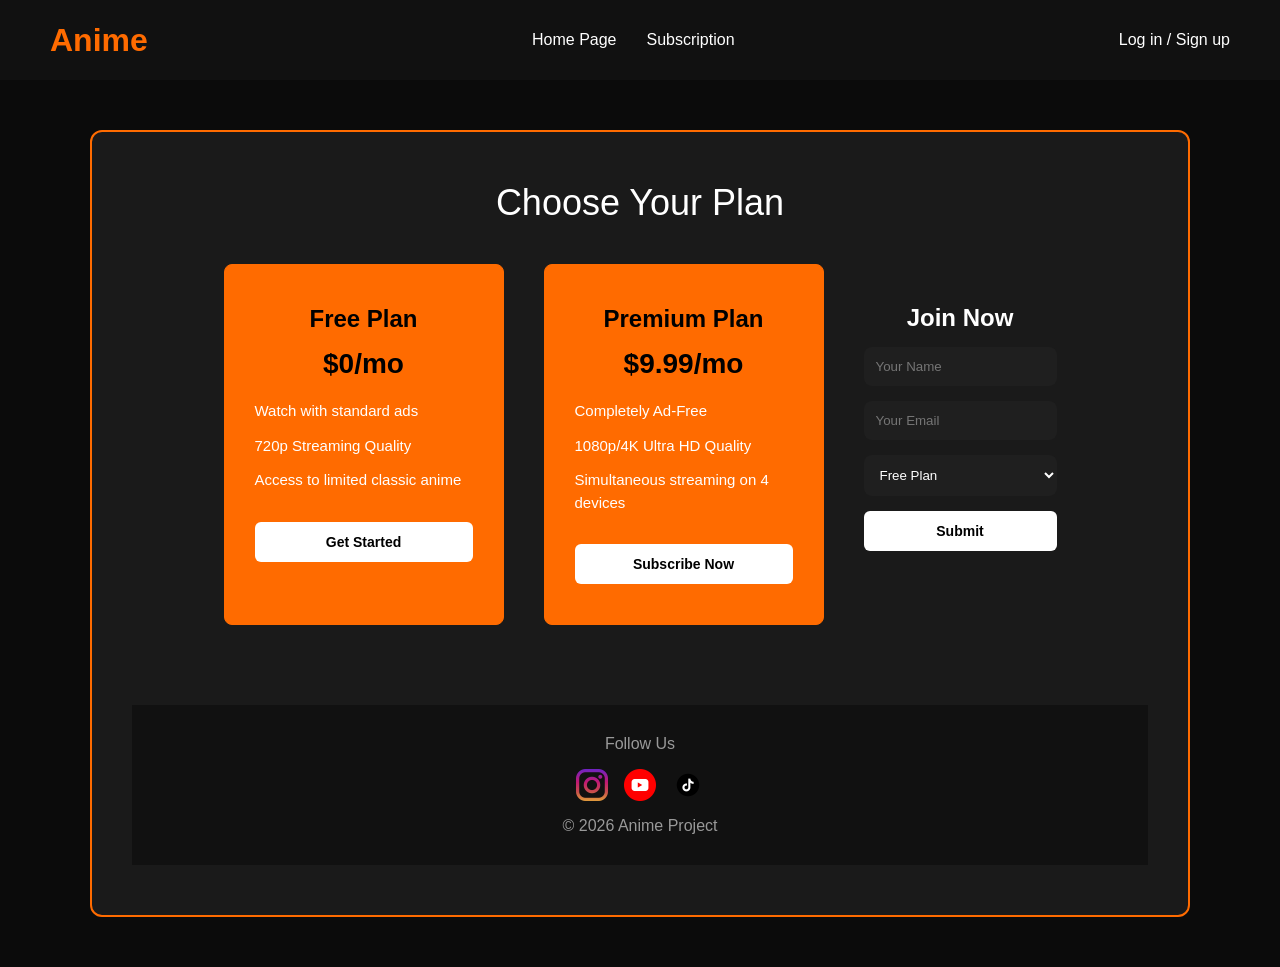
<file: subscription.html>
<!DOCTYPE html>
<html lang="en">
<head>
    <meta charset="UTF-8">
    <meta name="viewport" content="width=device-width, initial-scale=1.0">
    <title>Anime Stream - Subscription</title>
    <link rel="stylesheet" href="stylesheet/style.css">
</head>
<body>

    <header class="main-nav">
        <a href="index.html" class="logo">Anime</a>
        <nav aria-label="Main Navigation">
            <ul class="nav-links">
                <li><a href="index.html">Home Page</a></li>
                <li><a href="subscription.html">Subscription</a></li>
            </ul>
        </nav>
        <div class="nav-auth">
            <a href="#" class="btn-login">Log in / Sign up</a>
        </div>
    </header>

    <main class="container">
        <div class="sub-page-outer-box">
            <h1>Choose Your Plan</h1>
            
            <div class="sub-cards-flex">
                <div class="sub-plan-card">
                    <h2>Free Plan</h2>
                    <div class="price">$0/mo</div>
                    <ul>
                        <li>Watch with standard ads</li>
                        <li>720p Streaming Quality</li>
                        <li>Access to limited classic anime</li>
                    </ul>
                    <button class="btn-subscribe">Get Started</button>
                </div>

                <div class="sub-plan-card">
                    <h2>Premium Plan</h2>
                    <div class="price">$9.99/mo</div>
                    <ul>
                        <li>Completely Ad-Free</li>
                        <li>1080p/4K Ultra HD Quality</li>
                        <li>Simultaneous streaming on 4 devices</li>
                    </ul>
                    <button class="btn-subscribe">Subscribe Now</button>
                </div>

<div class="subscription-form">
    <h2>Join Now</h2>
    <input type="text" placeholder="Your Name">
    <input type="email" placeholder="Your Email">
    <select>
        <option>Free Plan</option>
        <option>Premium Plan</option>
    </select>
    <button class="btn-subscribe">
        Submit
    </button>

</div>
</div>
<footer>
    <p>Follow Us</p>
		<div id="social-links">
			<a href="#"> <img width="50px" height="auto" src="images/instagram.png" alt="Instagram"></a>
			<a href="#"> <img width="50px" height="auto" src="images/youtube.png" alt="YouTube"></a>
			<a href="#"> <img width="50px" height="auto" src="images/tiktok (1).png" alt="TikTok"></a>
		</div>
    <p>
        © 2026 Anime Project
    </p>
</footer>
    </div>
        </main>
    </body>
</html>
</file>
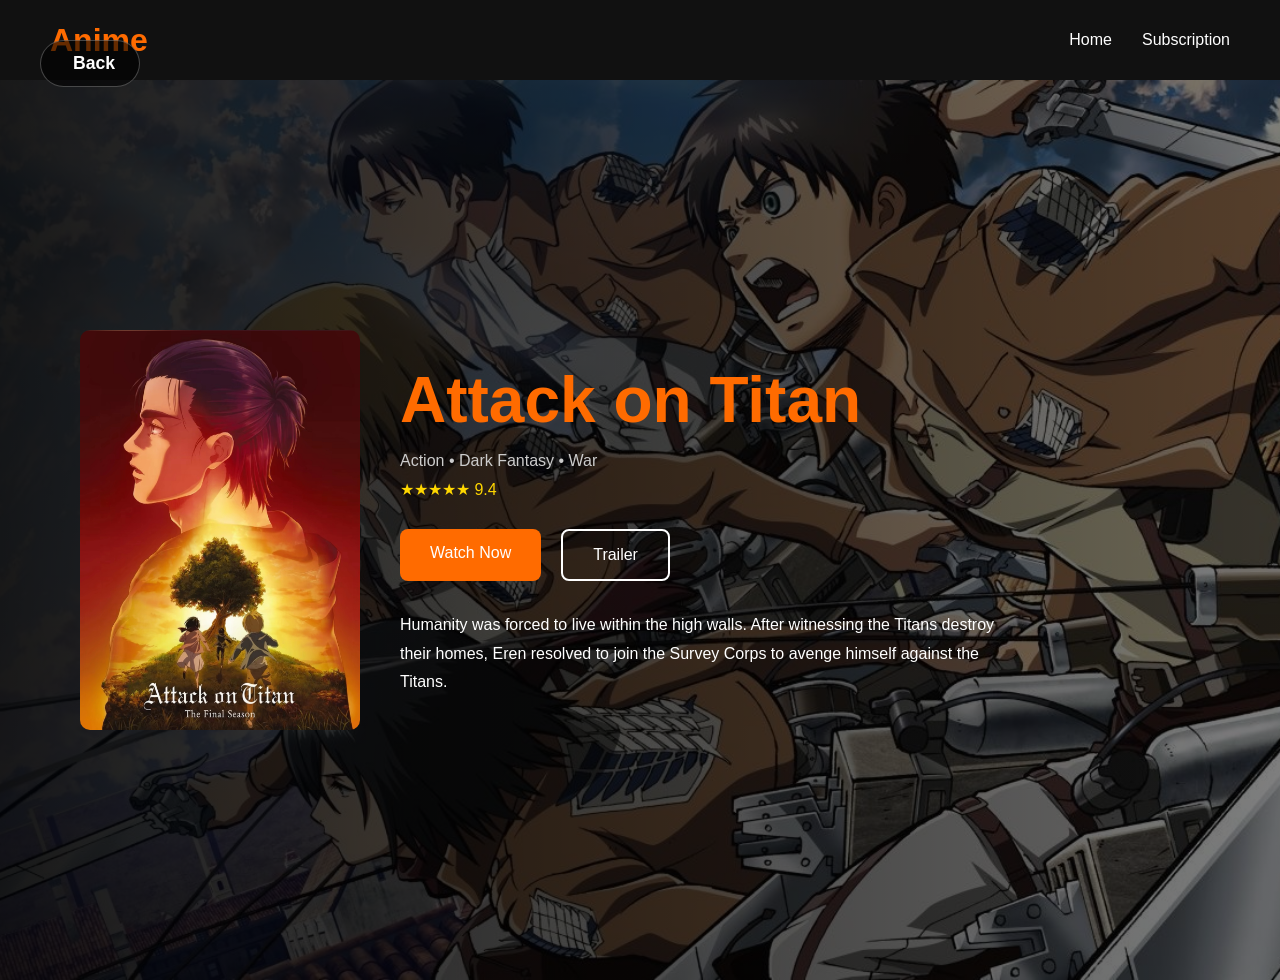
<file: Anime-Detail/Attack on Titan.html>
<!DOCTYPE html>
<html lang="en">
<head>
    <meta charset="UTF-8">
    <title>Attack on Titan</title>
    <link rel="stylesheet" href="../stylesheet/style.css">
</head>
<body>
<header>
<a href="../index.html" class="logo">
    Anime
</a>
    <nav>
        <ul>
            <li><a href="../index.html">Home</a></li>
            <li><a href="../subscription.html">Subscription</a></li>
        </ul>
    </nav>
</header>

<a href="javascript:history.back()" class="back-btn">
    <span class="glyphicon glyphicon-chevron-left"></span> Back
</a>
<section class="anime-detail">
    <div class="detail-bg">
        <img src="../images/Attack on Titan-bg 2.jpg" alt="Attack on Titan">
        <div class="detail-overlay">
            <div class="poster">
                <img src="../images/Attack on Titan poster.jpg" alt="Attack on Titan">
            </div>
            <div class="detail-info">

                <h1>Attack on Titan</h1>
                <p class="genre">
                    Action • Dark Fantasy • War
                </p>

                <div class="rating">
                    ★★★★★ 9.4
                </div>

                <div class="button-group">
                    <a href="#" class="watch-btn">
                        Watch Now
                    </a>

                    <a href="#" class="trailer-btn">
                        Trailer
                    </a>
                </div>

                <p class="description">
                    Humanity was forced to live within the high walls. After witnessing the Titans destroy their homes, Eren resolved to join the Survey Corps to avenge himself against the Titans.
                </p>
            </div>
        </div>
    </div>
</section>
</body>
</html>
</file>
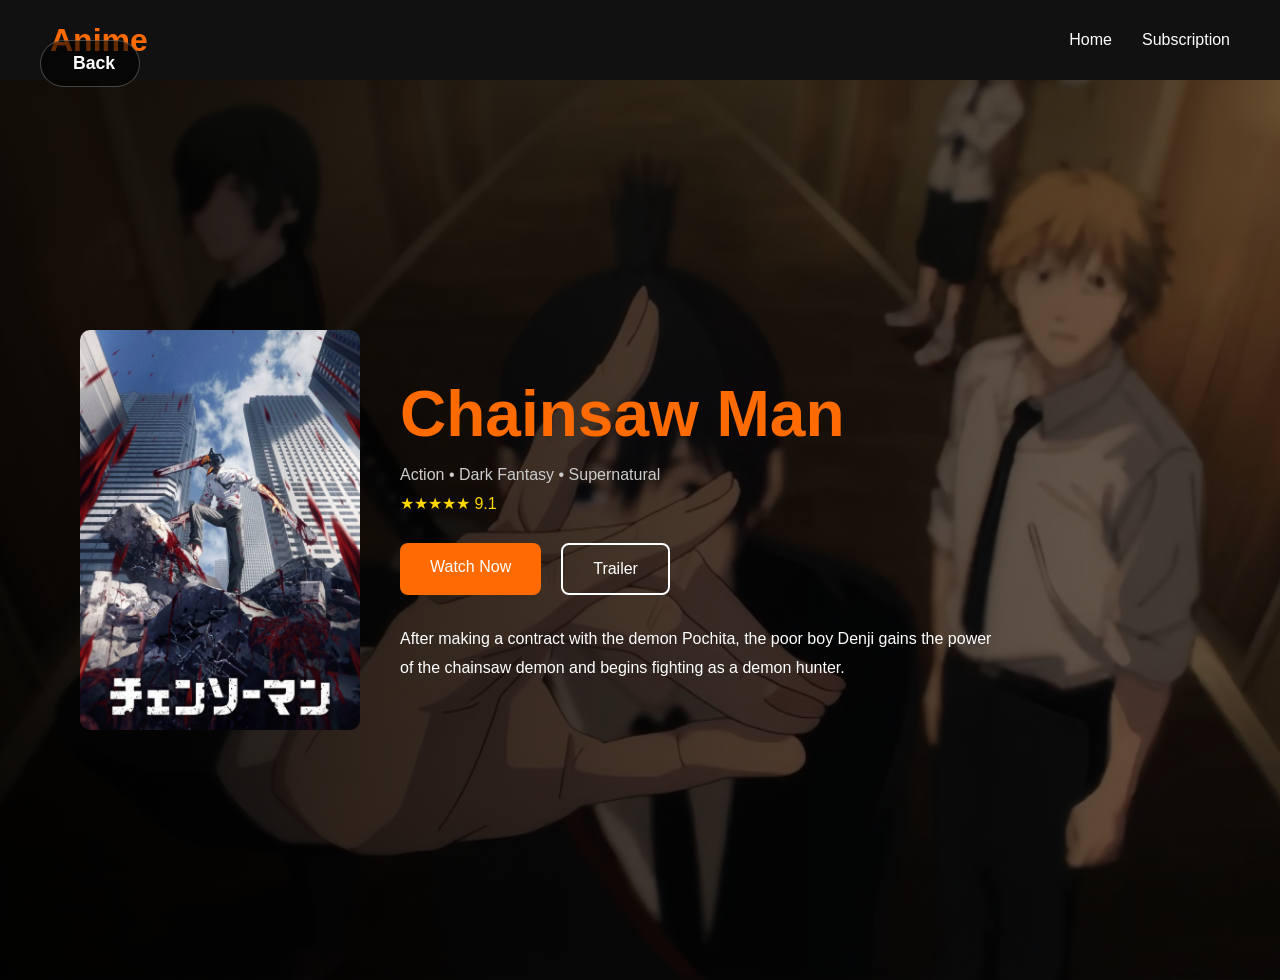
<file: Anime-Detail/Chainsawman.html>
<!DOCTYPE html>
<html lang="en">
<head>
    <meta charset="UTF-8">
    <title>Chainsaw Man</title>
    <link rel="stylesheet" href="../stylesheet/style.css">
</head>
<body>
<header>
<a href="../index.html" class="logo">
    Anime
</a>
    <nav>
        <ul>
            <li><a href="../index.html">Home</a></li>
            <li><a href="../subscription.html">Subscription</a></li>
        </ul>
    </nav>
</header>
<a href="javascript:history.back()" class="back-btn">
    <span class="glyphicon glyphicon-chevron-left"></span> Back
</a>
<section class="anime-detail">
    <div class="detail-bg">
        <img src="../images/Chainsaw Man-bg 2.jpg" alt="Chainsaw Man">
        <div class="detail-overlay">
            <div class="poster">
                <img src="../images/Chainsaw Man poster.jpg" alt="Chainsaw Man">
            </div>
            <div class="detail-info">

                <h1>Chainsaw Man</h1>
                <p class="genre">
                    Action • Dark Fantasy • Supernatural
                </p>

                <div class="rating">
                    ★★★★★ 9.1
                </div>

                <div class="button-group">
                    <a href="#" class="watch-btn">
                        Watch Now
                    </a>

                    <a href="#" class="trailer-btn">
                        Trailer
                    </a>
                </div>

                <p class="description">
                    After making a contract with the demon Pochita, the poor boy Denji gains the power of the chainsaw demon and begins fighting as a demon hunter.
                </p>
            </div>
        </div>
    </div>
</section>
</body>
</html>
</file>
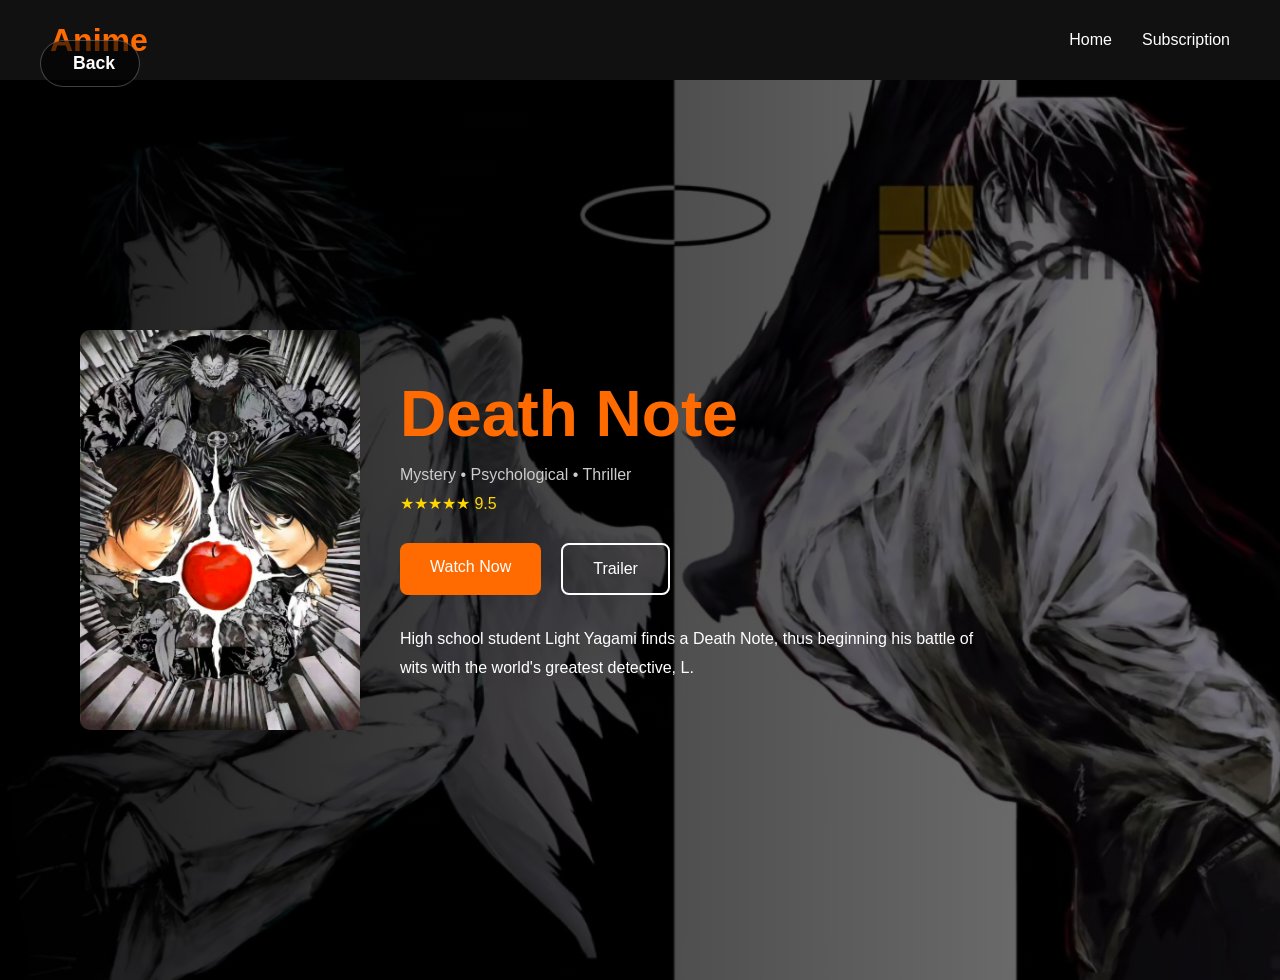
<file: Anime-Detail/Deathnote.html>
<!DOCTYPE html>
<html lang="en">
<head>
    <meta charset="UTF-8">
    <title>Death Note</title>
    <link rel="stylesheet" href="../stylesheet/style.css">
</head>
<body>
<header>
    <a href="../index.html" class="logo">
        Anime
    </a>
    <nav>
        <ul>
            <li><a href="../index.html">Home</a></li>
            <li><a href="../subscription.html">Subscription</a></li>
        </ul>
    </nav>
</header>
<a href="javascript:history.back()" class="back-btn">
    <span class="glyphicon glyphicon-chevron-left"></span> Back
</a>
<section class="anime-detail">
    <div class="detail-bg">
        <img src="../images/Death Note-bg 2.jpg" alt="Death Note">
        <div class="detail-overlay">
            <div class="poster">
                <img src="../images/Death Note poster.jpg" alt="Death Note">
            </div>
            <div class="detail-info">

                <h1>Death Note</h1>
                <p class="genre">
                    Mystery • Psychological • Thriller
                </p>

                <div class="rating">
                    ★★★★★ 9.5
                </div>

                <div class="button-group">
                    <a href="#" class="watch-btn">
                        Watch Now
                    </a>

                    <a href="#" class="trailer-btn">
                        Trailer
                    </a>
                </div>

                <p class="description">
                    High school student Light Yagami finds a Death Note, thus beginning his battle of wits with the world's greatest detective, L.
                </p>
            </div>
        </div>
    </div>
</section>
</body>
</html>
</file>
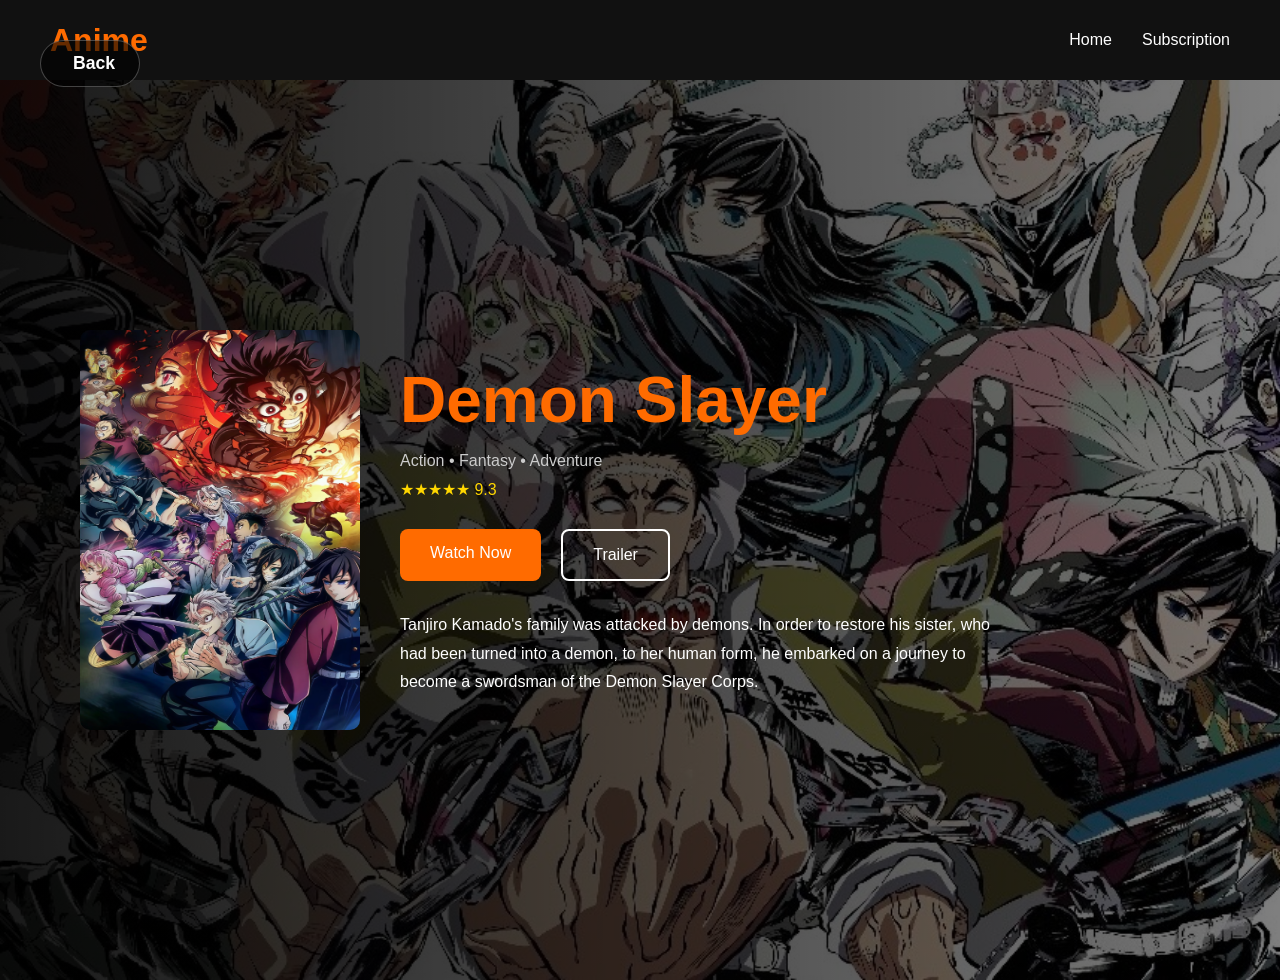
<file: Anime-Detail/Demon slayer.html>
<!DOCTYPE html>
<html lang="en">
<head>
    <meta charset="UTF-8">
    <title>Demon Slayer</title>
    <link rel="stylesheet" href="../stylesheet/style.css">
</head>
<body>
<header>
<a href="../index.html" class="logo">
    Anime
</a>
    <nav>
        <ul>
            <li><a href="../index.html">Home</a></li>
            <li><a href="../subscription.html">Subscription</a></li>
        </ul>
    </nav>
</header>
<a href="javascript:history.back()" class="back-btn">
    <span class="glyphicon glyphicon-chevron-left"></span> Back
</a>
<section class="anime-detail">
    <div class="detail-bg">
        <img src="../images/Demon Slayer-bg.jpg" alt="Demon Slayer">
        <div class="detail-overlay">
            <div class="poster">
                <img src="../images/Demon Slayer poster.jpg" alt="Demon Slayer">
            </div>
            <div class="detail-info">

                <h1>Demon Slayer</h1>
                <p class="genre">
                    Action • Fantasy • Adventure
                </p>

                <div class="rating">
                    ★★★★★ 9.3
                </div>

                <div class="button-group">
                    <a href="#" class="watch-btn">
                        Watch Now
                    </a>

                    <a href="#" class="trailer-btn">
                        Trailer
                    </a>
                </div>

                <p class="description">
                    Tanjiro Kamado's family was attacked by demons. In order to restore his sister, who had been turned into a demon, to her human form, he embarked on a journey to become a swordsman of the Demon Slayer Corps.
                </p>
            </div>
        </div>
    </div>
</section>
</body>
</html>
</file>
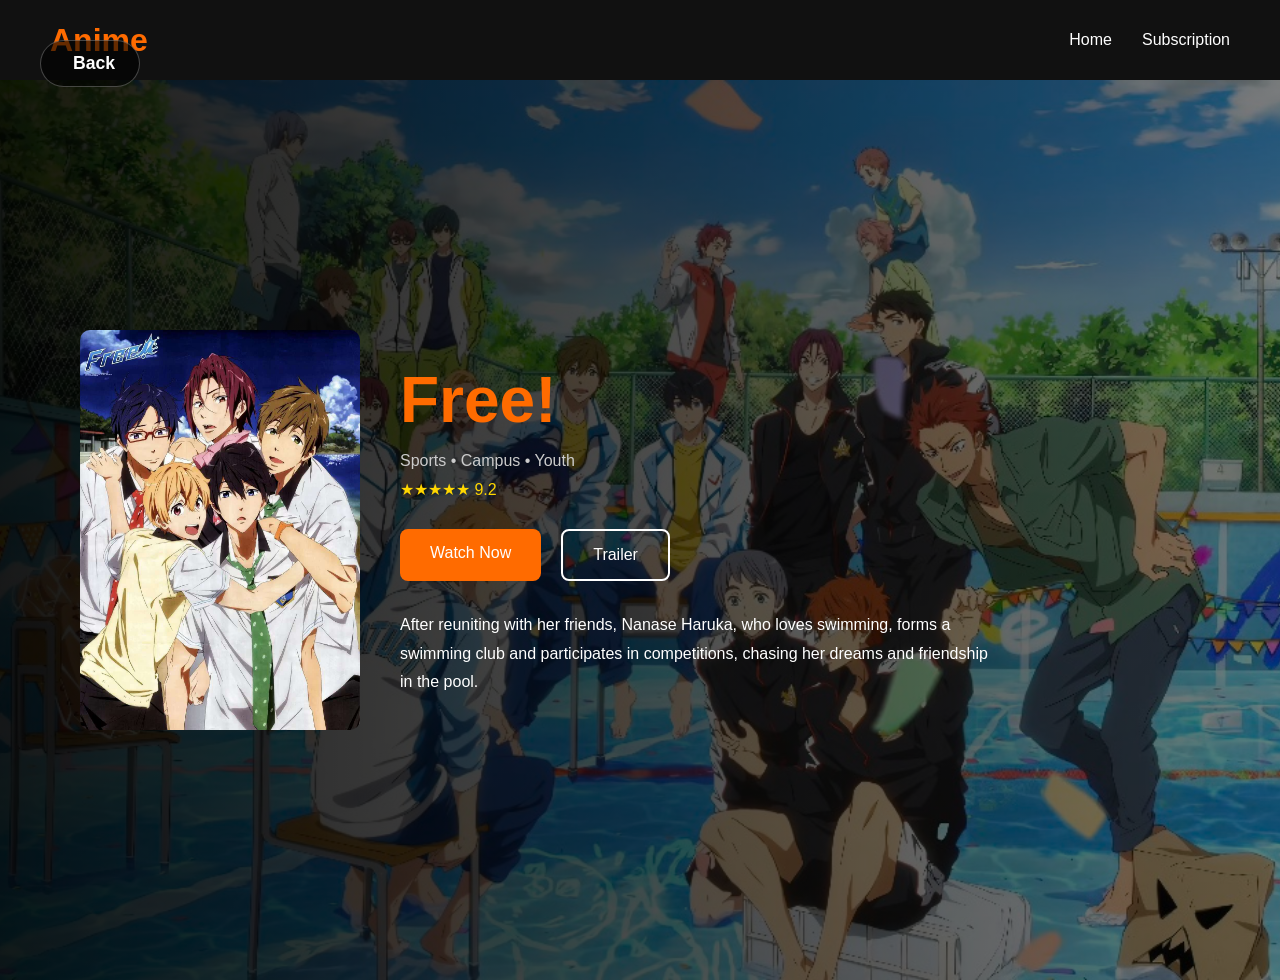
<file: Anime-Detail/Free.html>
<!DOCTYPE html>
<html lang="en">
<head>
    <meta charset="UTF-8">
    <title>Free!</title>
    <link rel="stylesheet" href="../stylesheet/style.css">
</head>
<body>
<header>
<a href="../index.html" class="logo">
    Anime
</a>
    <nav>
        <ul>
            <li><a href="../index.html">Home</a></li>
            <li><a href="../subscription.html">Subscription</a></li>
        </ul>
    </nav>
</header>
<a href="javascript:history.back()" class="back-btn">
    <span class="glyphicon glyphicon-chevron-left"></span> Back
</a>
<section class="anime-detail">
    <div class="detail-bg">
        <img src="../images/Free!-bg 2.jpg" alt="Free!">
        <div class="detail-overlay">
            <div class="poster">
                <img src="../images/Free! Poster.jpg" alt="Free!">
            </div>
            <div class="detail-info">

                <h1>Free!</h1>
                <p class="genre">
                    Sports • Campus • Youth
                </p>

                <div class="rating">
                    ★★★★★ 9.2
                </div>

                <div class="button-group">
                    <a href="#" class="watch-btn">
                        Watch Now
                    </a>

                    <a href="#" class="trailer-btn">
                        Trailer
                    </a>
                </div>

                <p class="description">
                    After reuniting with her friends, Nanase Haruka, who loves swimming, forms a swimming club and participates in competitions, chasing her dreams and friendship in the pool.
                </p>
            </div>
        </div>
    </div>
</section>
</body>
</html>
</file>
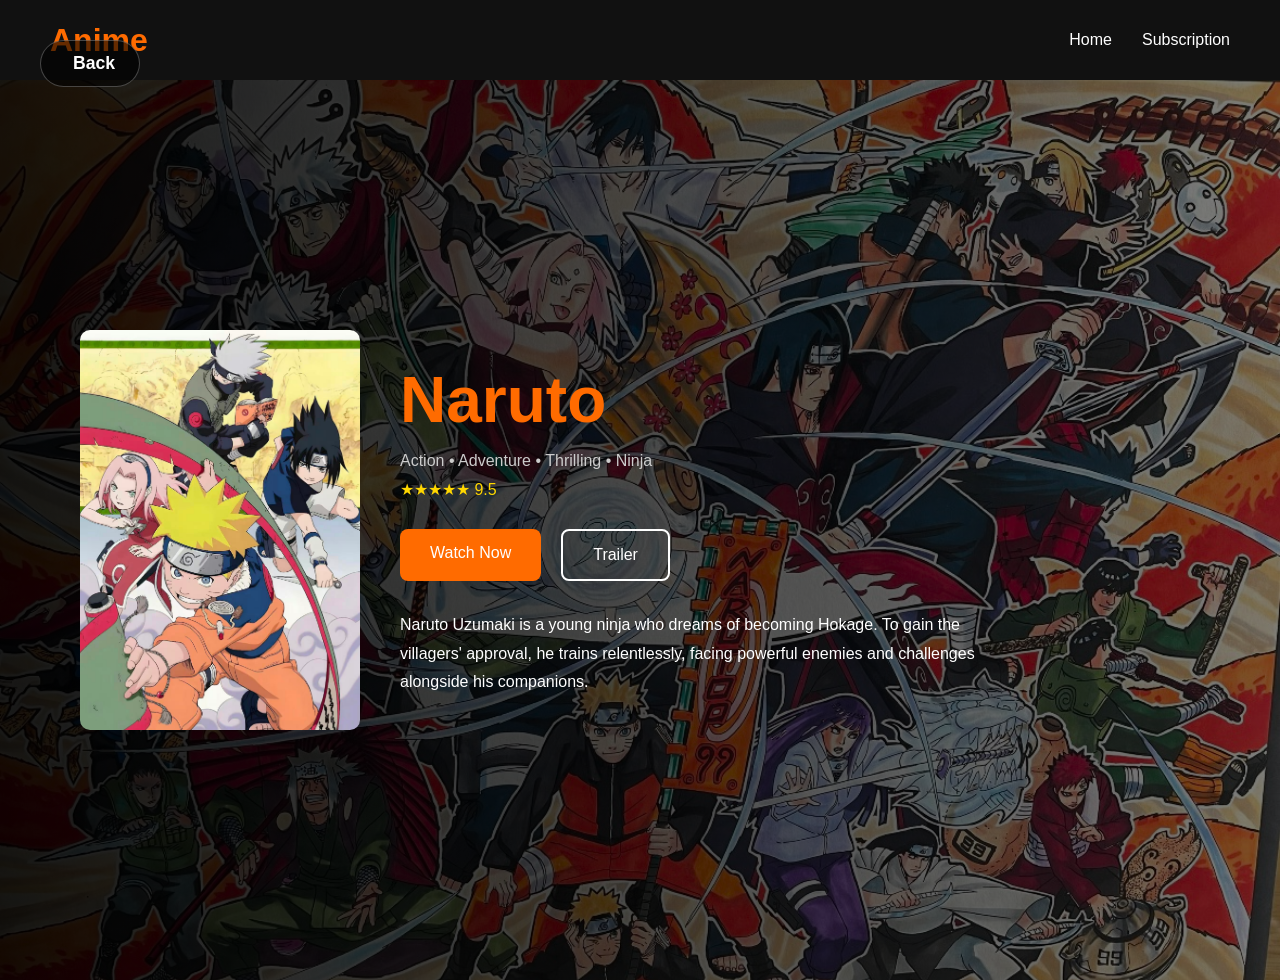
<file: Anime-Detail/Naruto.html>
<!DOCTYPE html>
<html lang="en">
<head>
    <meta charset="UTF-8">
    <title>Naruto</title>
    <link rel="stylesheet" href="../stylesheet/style.css">
</head>
<body>
<header>
<a href="../index.html" class="logo">
    Anime
</a>
    <nav>
        <ul>
            <li><a href="../index.html">Home</a></li>
            <li><a href="../subscription.html">Subscription</a></li>
        </ul>
    </nav>
</header>
<a href="javascript:history.back()" class="back-btn">
    <span class="glyphicon glyphicon-chevron-left"></span> Back
</a>
<section class="anime-detail">
    <div class="detail-bg">
        <img src="../images/NARUTO-bg 2.jpg" alt="Naruto">
        <div class="detail-overlay">
            <div class="poster">
                <img src="../images/NARUTO poster.jpg" alt="Naruto">
            </div>
            <div class="detail-info">

                <h1>Naruto</h1>
                <p class="genre">
                    Action • Adventure • Thrilling • Ninja
                </p>

                <div class="rating">
                    ★★★★★ 9.5
                </div>

                <div class="button-group">
                    <a href="#" class="watch-btn">
                        Watch Now
                    </a>

                    <a href="#" class="trailer-btn">
                        Trailer
                    </a>
                </div>

                <p class="description">
                    Naruto Uzumaki is a young ninja who dreams of becoming Hokage. 
                    To gain the villagers' approval, he trains relentlessly, facing powerful enemies and challenges alongside his companions.
                </p>
            </div>
        </div>
    </div>
</section>
</body>
</html>
</file>
<file: stylesheet/style.css>
/* ========================= 
    GLOBAL 
========================= */
* {
    margin: 0;
    padding: 0;
    box-sizing: border-box;
}
body {
    background-color: #0b0b0b !important;
    color: white !important;
    font-family: Arial, Helvetica, sans-serif;
}
a {
    text-decoration: none;
    color: white;
}
img {
    display: block;
    width: 100%;
}

/* ========================= 
    HEADER 
========================= */
header {
    background: #111111;
    padding: 20px 50px;
    display: flex;
    justify-content: space-between;
    align-items: center;
    position: sticky;
    top: 0;
    z-index: 1000;
    height: 80px;
}
header nav {
    display: flex;
    align-items: center;
}
header nav ul {
    display: flex;
    list-style: none;
    gap: 30px;
    margin: 0 !important;
    padding: 0 !important;
    align-items: center;
}
header nav ul li {
    display: flex;
    align-items: center;
}

/* Website name on the left */
header .logo,
header .logo:link,
header .logo:visited,
header .logo:hover,
header .logo:active {
    font-size: 2rem;
    font-weight: bold;
    color: #ff6b00 !important;
    text-decoration: none !important;
    cursor: default;
}

/* Right-side navigation links */
header a:not(.logo),
header nav a,
header nav a:link,
header nav a:visited {
    color: #ffffff !important;
    text-decoration: none !important;
    transition: color 0.3s ease;
    display: inline-block;
}

header a:not(.logo):hover,
header a:not(.logo):active,
header nav a:hover,
header nav a:active {
    color: #ff6b00 !important;
    text-decoration: none !important;
}

/* ========================= 
    HERO SECTION 
    ========================= */
.hero-section {
    width: 90%;
    margin: 40px auto;
}

/* The entire carousel background */
.carousel-inner {
    background: #151515;
    border-radius: 15px;
}

/* Each slide */
.carousel-item {
    padding: 40px 70px;
}

/* Left text + Right video */
.hero-main-content.hero-main-content {
    display: flex;
    align-items: center;
    width: 100%;
    min-width: 100%;
    gap: 50px;
}

/* Left text */
.hero-text {
    width: 350px;
    flex-shrink: 0;
}

/* Right video */
.hero-video {
    flex: 1;
}
.hero-text h1 {
    font-size: 4rem;
    margin-bottom: 20px;
    color: #ff6b00 !important;
}
.hero-text p {
    font-size: 1.1rem;
    line-height: 1.8;
}
.hero-video video {
    width: 100%;
        height: 400px;
    object-fit: cover;
    border-radius: 15px;
    display: block;
}

/* Left and right arrows */
.carousel-control-prev,
.carousel-control-next {
    width: 5%;
}

/* Indicators */
.carousel-indicators {
    margin-bottom: 15px;
}

/* Turn off automatic carousel animation. */
.carousel {
    pointer-events: auto;
}

/* ========================= 
    TITLES 
========================= */
.section-title {
    margin: 60px 5% 20px;
    font-size: 2rem;
}

/* ========================= 
    RECOMMENDED ANIME 
========================= */
.recommended-grid {
    width: 90%;
    margin: auto;
    display: grid;
    grid-template-columns: repeat(5, 1fr);
    gap: 25px;
}

/* The .anime-card is wrapped in a block-level container containing links following the <a> tag. */
.recommended-grid > a {
    display: block;
    text-decoration: none;
    color: inherit;
    width: 100%;
}
.anime-card {
    position: relative;
    height: 500px;
    overflow: hidden;
    border-radius: 12px;
    cursor: pointer;
    width: 100%;
}
.anime-card img {
    object-fit: cover;
    transition: 0.4s;
}
.overlay {
    position: absolute;
    bottom: 0;
    left: 0;
    width: 100%;
    padding: 20px;
    background: linear-gradient(transparent, rgba(0, 0, 0, 0.95));
    transform: translateY(100%);
    transition: 0.4s;
}
.overlay h3 {
    margin-bottom: 8px;
}
.overlay p {
    color: #cccccc;
    font-size: 0.9rem;
}
.anime-card:hover img {
    transform: scale(1.1);
    filter: brightness(40%);
}
.anime-card:hover .overlay {
    transform: translateY(0);
}

/* ========================= 
    POPULARITY RANKING 
========================= */
.ranking-section {
    width: 90%;
    margin: 80px auto;
}
.ranking-grid {
    display: grid;
    grid-template-columns: repeat(5, 1fr);
    gap: 25px;
}
.rank-card {
    background: #151515;
    border-radius: 12px;
    overflow: hidden;
    transition: 0.3s;
    cursor: pointer;
}
.rank-card:hover {
    transform: translateY(-8px);
    background: #222222;
}
.rank-number {
    font-size: 1.6rem;
    font-weight: bold;
    color: #ff6b00;
    padding: 10px;
}
.rank-card img {
    height: 250px;
    object-fit: cover;
}
.rank-card p {
    text-align: center;
    padding: 15px;
    min-height: 70px;
}

/* ========================= 
    FEATURED ANIME 
========================= */
.featured-show {
    width: 90%;
    margin: 80px auto;
    display: flex;
    background: #151515;
    border-radius: 20px;
    overflow: hidden;
    position: relative;
}

/* Left-side image */
.featured-image {
    width: 55%;
    position: relative;
}
.featured-image img {
    width: 100%;
    height: 100%;
    object-fit: cover;
    display: block;
}

/* Gradient transition */
.featured-image::after {
    content: "";
    position: absolute;
    top: 0;
    right: 0;
    width: 180px;
    height: 100%;
    background: linear-gradient(to right, rgba(26, 26, 26, 0), rgba(26, 26, 26, 1));
}

/* Right-side text */
.featured-info {
    width: 45%;
    padding: 60px 50px;
    display: flex;
    flex-direction: column;
    justify-content: center;
}
.featured-info h2 {
    font-size: 3rem;
    margin-bottom: 15px;
    color: #ff6b00;
}
.featured-genre {
    font-size: 1.1rem;
    color: #cccccc;
    margin-bottom: 25px;
}
.featured-description {
    line-height: 1.8;
    color: #dddddd;
    font-size: 1rem;
}

/* ========================= 
    MORE RECOMMENDATIONS 
========================= */
.featured-anime {
    width: 90%;
    margin: 80px auto;
}
.featured-anime h2 {
    margin-bottom: 25px;
    font-size: 2rem;
}
.featured-grid {
    display: grid;
    grid-template-columns: repeat(4, 1fr);
    gap: 25px;
}
.featured-card {
    position: relative;
    height: 220px;
    overflow: hidden;
    border-radius: 15px;
    cursor: pointer;
    transition: 0.3s;
}
.featured-card:hover {
    transform: translateY(-5px);
}
.featured-card img {
    width: 100%;
    height: 100%;
    object-fit: cover;
    transition: 0.5s;
}
.featured-overlay {
    position: absolute;
    left: 0;
    bottom: 0;
    width: 100%;
    padding: 20px;
    background: linear-gradient(transparent, rgba(0, 0, 0, 0.9));
}
.featured-overlay h3 {
    color: white;
    font-size: 1.4rem;
}
.featured-card:hover img {
    transform: scale(1.1);
    filter: brightness(70%);
}

/* ========================= 
    FOOTER 
========================= */
footer {
    background: #111111;
    margin-top: 80px;
    padding: 30px;
    text-align: center;
}
footer p {
    color: #999;
}
footer a {
    color: #ff6b00;
}
footer a:hover {
    color: white;
}

#social-links {
    display: flex;
    flex-direction: row;
    justify-content: center;
    margin: 16px;
    gap: 16px;
}
#social-links img {
    width: 32px;
}

/* ========================= 
    ANIME DETAIL PAGE 
========================= */
.detail-banner {
    width: 100%;
    height: 500px;
    object-fit: cover;
}
.detail-content {
    width: 90%;
    margin: 40px auto;
}
.detail-content h1 {
    font-size: 3rem;
    margin-bottom: 20px;
}
.detail-content p {
    color: #d0d0d0;
    line-height: 1.8;
}
.info-box {
    margin-top: 30px;
    background: #1f1f1f;
    padding: 20px;
    border-radius: 10px;
}

/* ========================= 
    BUTTONS 
    ========================= */
.btn {
    display: inline-block;
    background: #ff6b00;
    color: white;
    padding: 12px 25px;
    border-radius: 8px;
    transition: 0.3s;
}
.btn:hover {
    background: #ff8533;
}

/* ========================= 
    RESPONSIVE 
    ========================= */
@media (max-width: 1200px) {
.recommended-grid {
    grid-template-columns: repeat(3, 1fr);
}
.ranking-grid {
    grid-template-columns: repeat(3, 1fr);
}
.bottom-grid {
    grid-template-columns: repeat(2, 1fr);
}
}
@media (max-width: 768px) {
header {
    flex-direction: column;
    gap: 20px;
}
nav ul {
    flex-direction: column;
    text-align: center;
}
.hero-content {
    padding: 40px;
}
.hero-content h1 {
    font-size: 2.5rem;
}
.recommended-grid {
    grid-template-columns: repeat(2, 1fr);
}
.ranking-grid {
    grid-template-columns: repeat(2, 1fr);
}
}
@media (max-width: 500px) {
.recommended-grid {
    grid-template-columns: 1fr;
}
.ranking-grid {
    grid-template-columns: 1fr;
}
.bottom-grid {
    grid-template-columns: 1fr;
}
.hero-content h1 {
    font-size: 2rem;
}
}

/* ======================== 
    ANIME DETAIL IMG
====================== */
.anime-detail {
    width: 100%;
    min-height: 100vh;
}
.detail-bg {
    position: relative;
    min-height: 700px;
    height: 100vh;
    overflow: hidden;
}
.poster img {
    width: 280px;
    height: 400px;
}
.detail-bg::after {
    content: "";
    position: absolute;
    inset: 0;
    background: linear-gradient(to right, rgba(0, 0, 0, 0.9), rgba(0, 0, 0, 0.5));
}
.detail-overlay {
    position: absolute;
    top: 50%;
    left: 80px;
    transform: translateY(-50%);
    display: flex;
    align-items: center;
    gap: 40px;
    width: calc(100% - 160px);
    z-index: 2;
}
.detail-bg > img {
    position: absolute;
    top: 0;
    left: 0;
    width: 100%;
    height: 100%;
    object-fit: cover;
}
.poster img {
    width: 280px;
    height: 400px;
    border-radius: 10px;
}
.detail-info {
    max-width: 600px;
}
.detail-info h1 {
    font-size: 4rem;
    margin-bottom: 15px;
    color: #ff6b00 !important;
}
.genre {
    color: #ccc;
    margin-bottom: 10px;
}
.rating {
    color: #ffd700;
    margin-bottom: 30px;
}
.button-group {
    display: flex;
    gap: 20px;
    margin-bottom: 30px;
}
.watch-btn {
    background: #ff6b00;
    padding: 15px 30px;
    border-radius: 8px;
}
.trailer-btn {
    border: 2px solid white;
    padding: 15px 30px;
    border-radius: 8px;
}
.description {
    line-height: 1.8;
}

/* Fixed the color of all text within anime cards */
.recommended-grid a,
.recommended-grid a:link,
.recommended-grid a:visited,
.recommended-grid a:hover,
.recommended-grid a:active {
    color: inherit !important;
    text-decoration: none;
}
.anime-card .overlay h3 {
    color: #ff6b00 !important;
}
.anime-card .overlay p {
    color: #cccccc !important;
}

/* =================== 
    Back button styles
=================== */
.back-btn {
    position: absolute;
    top: 40px;
    left: 40px;
    z-index: 9999;
    background: rgba(0, 0, 0, 0.6);
    color: #ffffff !important;
    padding: 12px 24px;
    border-radius: 30px;
    font-size: 1.1rem;
    font-weight: bold;
    text-decoration: none !important;
    display: inline-flex;
    align-items: center;
    gap: 8px;
    border: 1px solid rgba(255, 255, 255, 0.25);
    transition: all 0.3s ease;
}

.back-btn:hover {
    background: #ff6b00 !important;
    border-color: #ff6b00 !important;
    color: #ffffff !important;
    transform: translateX(-4px);
    box-shadow: 0 4px 15px rgba(255, 107, 0, 0.4);
}
.back-btn .glyphicon {
    color: #ffffff !important;
}

/* =========================== 
    Subscription page specific styles 
======================= */
.sub-page-outer-box {
    max-width: 1100px;
    margin: 50px auto;
    background: #1a1a1a !important;
    border: 2px solid #ff6b00 !important;
    border-radius: 12px;
    padding: 50px 40px;
    box-sizing: border-box;
    text-align: center;
}
.sub-page-outer-box h1 {
    font-size: 36px;
    margin-bottom: 40px;
    font-weight: normal;
    color: #ffffff !important;
}

/* Flexbox container with cards arranged horizontally side by side */
.sub-page-outer-box .sub-cards-flex {
    display: flex;
    justify-content: center;
    gap: 40px;
    flex-wrap: wrap;
}

.sub-page-outer-box .sub-plan-card {
    background: #ff6b00 !important;
    border: 1px solid #ff6b00 !important;
    border-radius: 8px;
    padding: 40px 30px;
    width: 280px;
    box-sizing: border-box;
    transition: transform 0.2s ease, box-shadow 0.2s;
    text-align: center;
}

.sub-page-outer-box .sub-plan-card:hover {
    transform: translateY(-5px);
    box-shadow: 0 6px 20px rgba(255, 107, 0, 0.4);
}
.sub-page-outer-box .sub-plan-card h2 {
    font-size: 24px;
    margin-bottom: 15px;
    color: #000000 !important;
    font-weight: bold;
}
.sub-page-outer-box .sub-plan-card .price {
    font-size: 28px;
    font-weight: bold;
    color: #000000 !important;
    margin-bottom: 20px;
}

.sub-page-outer-box .sub-plan-card ul {
    list-style: none;
    padding: 0;
    margin: 0 0 30px 0;
    text-align: left;
}
.sub-page-outer-box .sub-plan-card ul li {
    font-size: 15px;
    color: #ffffff !important;
    margin-bottom: 12px;
    line-height: 1.5;
}
.sub-page-outer-box .btn-subscribe {
    background-color: #ffffff !important;
    color: #000000 !important;
    border: none !important;
    padding: 12px 24px;
    font-size: 14px;
    font-weight: bold;
    border-radius: 6px;
    cursor: pointer;
        width: 100%;
    transition: all 0.2s ease;
}
.sub-page-outer-box .btn-subscribe:hover {
    background-color: #e5e5e5 !important;
    transform: scale(1.02);
}

/* ======================== 
    Mobile phone compatibility media search
======================== */
@media (max-width: 768px) {
    .detail-overlay {
    flex-direction: column;
    text-align: center;
    left: 0;
    width: 100%;
    padding: 20px;
    transform: none;
    top: 10%;
}
.detail-info {
    max-width: 90%;
}
.detail-info h1 {
    font-size: 2.5rem;
}
.poster img {
    width: 220px;
    height: auto;
    margin: 0 auto;
}
.button-group {
    justify-content: center;
}
}
.subscription-form{
    margin-top:40px;
    display:flex;
    flex-direction:column;
    gap:15px;
}

.subscription-form input,
.subscription-form select{

    padding:12px;
    border:none;
    border-radius:8px;
    background:#1f1f1f;
    color:white;
}

.subscription-form button{
    width:200px;
}
</file>
